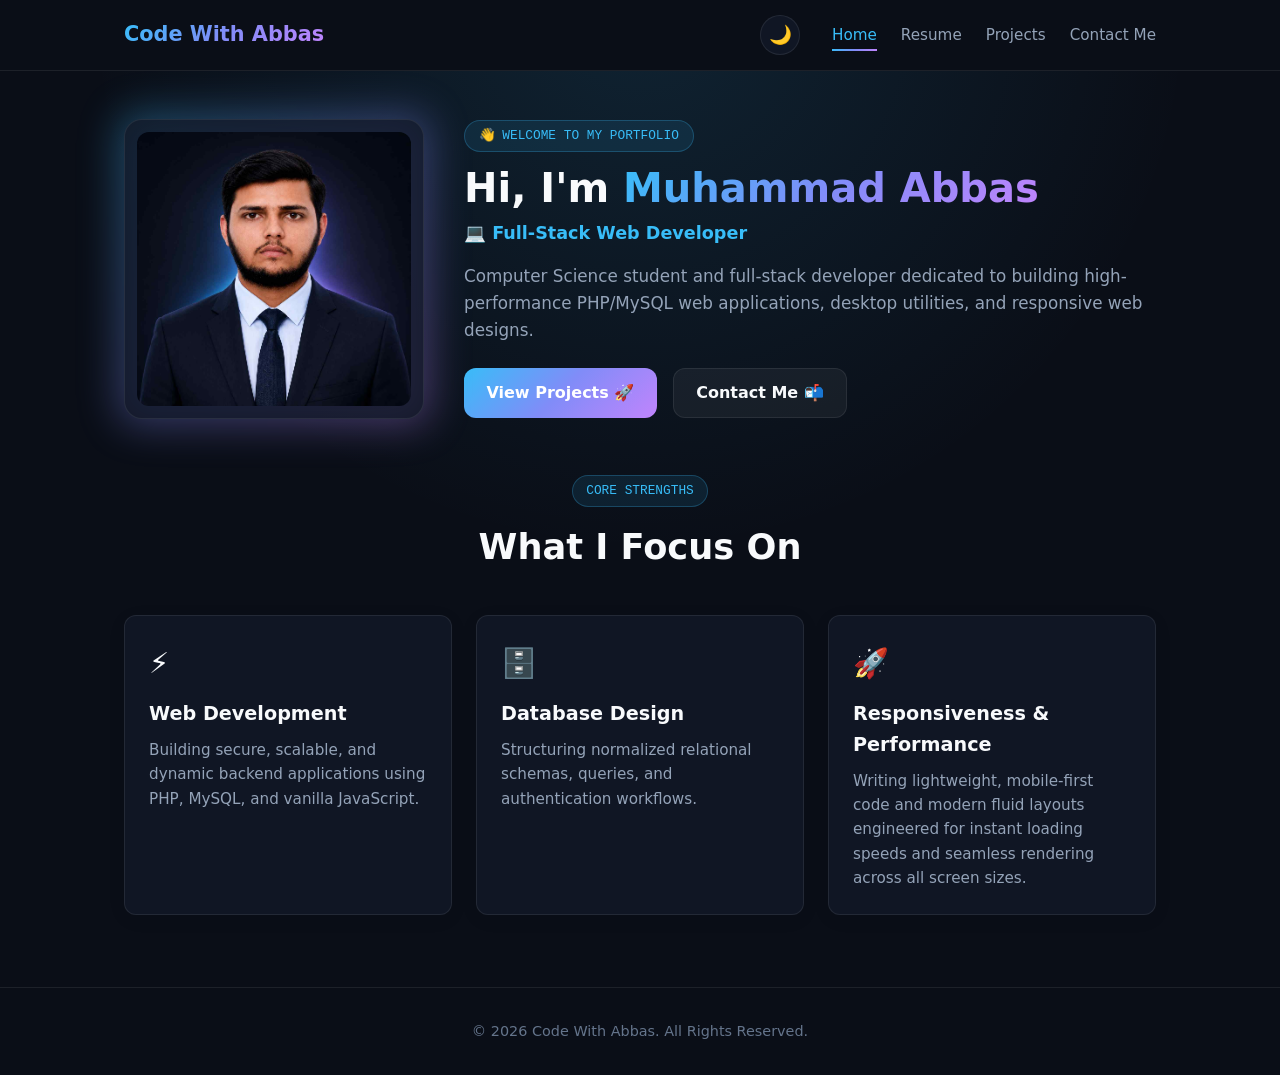
<file: index.html>
<!doctype html>
<html lang="en">
  <head>
    <meta charset="UTF-8" />
    <meta name="viewport" content="width=device-width, initial-scale=1.0" />
    <title>Muhammad Abbas Portfolio</title>
    <script>
      (function () {
        const savedTheme = localStorage.getItem("theme") || "dark";
        document.documentElement.setAttribute("data-theme", savedTheme);
      })();
    </script>
    <link rel="stylesheet" href="css/style.css" />
  </head>
  <body>
    <header class="site-header">
      <div class="site-container nav-wrapper">
        <a href="index.html" class="brand-logo">
          <span class="gradient-text">Code With Abbas</span>
        </a>
        <div class="nav-actions">
          <button
            class="nav-toggle-btn"
            id="mobileMenuToggle"
            aria-label="Toggle navigation"
          >
            ☰
          </button>
          <nav>
            <ul class="nav-list" id="primaryNav">
              <li class="theme-toggle-item">
                <button
                  class="theme-btn"
                  id="themeToggleBtn"
                  aria-label="Toggle Dark/Light mode"
                >
                  <span class="theme-icon moon-icon">🌙</span>
                  <span class="theme-icon sun-icon">☀️</span>
                </button>
              </li>
              <li>
                <a href="index.html" class="nav-link nav-active">Home</a>
              </li>
              <li><a href="resume.html" class="nav-link">Resume</a></li>
              <li><a href="portfolio.html" class="nav-link">Projects</a></li>
              <li><a href="contact.html" class="nav-link">Contact Me</a></li>
            </ul>
          </nav>
        </div>
      </div>
    </header>

    <main class="main-content">
      <div class="site-container">
        <section class="about-hero">
          <div class="profile-card">
            <div class="profile-glow"></div>
            <div class="profile-img-box">
              <img
                src="assets/Muhammad-Abbas.jpg"
                alt="Profile Picture"
                class="profile-avatar"
                onerror="
                  this.src =
                    'https://placehold.co/400x400/131a2a/38bdf8?text=Picture'
                "
              />
            </div>
          </div>

          <div class="about-info-panel">
            <span class="section-badge">👋 WELCOME TO MY PORTFOLIO</span>
            <h1>Hi, I'm <span class="gradient-text">Muhammad Abbas</span></h1>
            <p class="about-role">💻 Full-Stack Web Developer</p>
            <p class="about-bio">
              Computer Science student and full-stack developer dedicated to
              building high-performance PHP/MySQL web applications, desktop
              utilities, and responsive web designs.
            </p>
            <div class="btn-group">
              <a href="portfolio.html" class="btn-primary">View Projects 🚀</a>
              <a href="contact.html" class="btn-secondary">Contact Me 📬</a>
            </div>
          </div>
        </section>

        <section>
          <div class="section-head">
            <span class="section-badge">CORE STRENGTHS</span>
            <h2 class="section-title">What I Focus On</h2>
          </div>

          <div class="cards-grid">
            <article class="glass-card">
              <div style="font-size: 1.8rem; margin-bottom: 0.8rem">⚡</div>
              <h3 style="font-size: 1.2rem; margin-bottom: 0.5rem">
                Web Development
              </h3>
              <p style="color: var(--text-muted); font-size: 0.95rem">
                Building secure, scalable, and dynamic backend applications
                using PHP, MySQL, and vanilla JavaScript.
              </p>
            </article>

            <article class="glass-card">
              <div style="font-size: 1.8rem; margin-bottom: 0.8rem">🗄️</div>
              <h3 style="font-size: 1.2rem; margin-bottom: 0.5rem">
                Database Design
              </h3>
              <p style="color: var(--text-muted); font-size: 0.95rem">
                Structuring normalized relational schemas, queries, and
                authentication workflows.
              </p>
            </article>

            <article class="glass-card">
              <div style="font-size: 1.8rem; margin-bottom: 0.8rem">🚀</div>
              <h3 style="font-size: 1.2rem; margin-bottom: 0.5rem">
                Responsiveness & Performance
              </h3>
              <p style="color: var(--text-muted); font-size: 0.95rem">
                Writing lightweight, mobile-first code and modern fluid layouts
                engineered for instant loading speeds and seamless rendering
                across all screen sizes.
              </p>
            </article>
          </div>
        </section>
      </div>
    </main>

    <footer class="site-footer">
      <div class="site-container">
        <p>© 2026 Code With Abbas. All Rights Reserved.</p>
      </div>
    </footer>

    <script src="js/script.js"></script>
  </body>
</html>
</file>
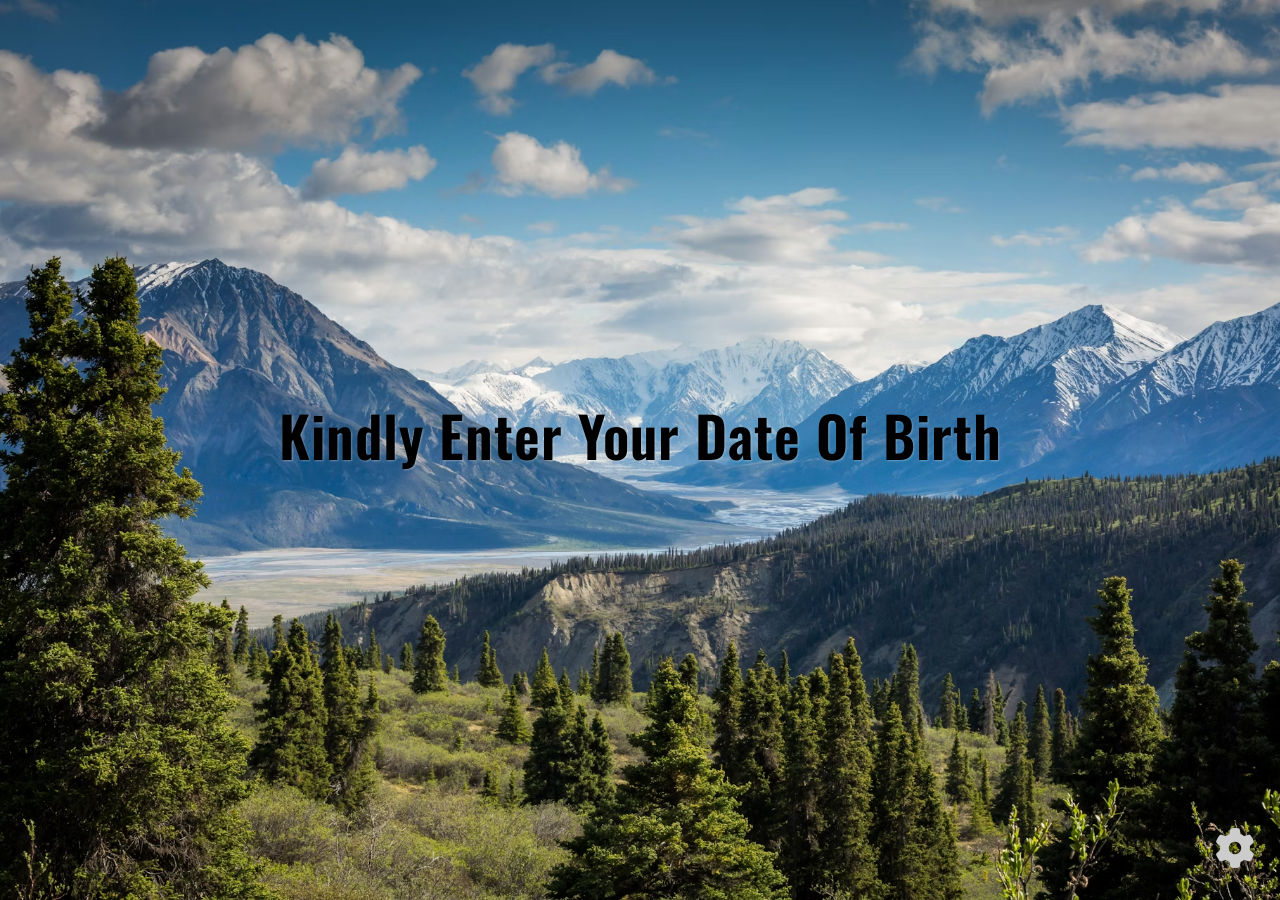
<file: Projects/Life Timer App/index.html>
<!doctype html>
<html lang="en">
  <head>
    <meta charset="UTF-8" />
    <meta name="viewport" content="width=device-width, initial-scale=1.0" />
    <title>Life Journey Tracker</title>
    <link
      rel="stylesheet"
      href="https://cdnjs.cloudflare.com/ajax/libs/font-awesome/6.4.0/css/all.min.css"
    />
    <link rel="stylesheet" href="style.css" />
  </head>
  <body>
    <div class="background">
      <div class="container">
        <div id="initial-prompt" class="screen active">
          <h1>Kindly Enter Your Date Of Birth</h1>
        </div>

        <div id="timer-display" class="screen">
          <h1>The Life Journey You Have Covered Till Now Is</h1>
          <div class="time-grid">
            <div class="time-box">
              <span id="years">0</span>
              <p>Year</p>
            </div>
            <div class="time-box">
              <span id="months">0</span>
              <p>Month</p>
            </div>
            <div class="time-box">
              <span id="days">0</span>
              <p>Day</p>
            </div>
            <div class="time-box">
              <span id="hours">0</span>
              <p>Hours</p>
            </div>
            <div class="time-box">
              <span id="minutes">0</span>
              <p>Minutes</p>
            </div>
            <div class="time-box">
              <span id="seconds">0</span>
              <p>Seconds</p>
            </div>
          </div>
        </div>
      </div>

      <div class="settings-container">
        <div id="settings-panel" class="settings-panel hidden">
          <input type="date" id="dob-input" required />
          <button id="add-dob-btn">Add DOB</button>
        </div>
        <button id="settings-toggle" class="settings-btn">
          <i class="fa-solid fa-gear"></i>
        </button>
      </div>
    </div>

    <script src="script.js"></script>
  </body>
</html>
</file>
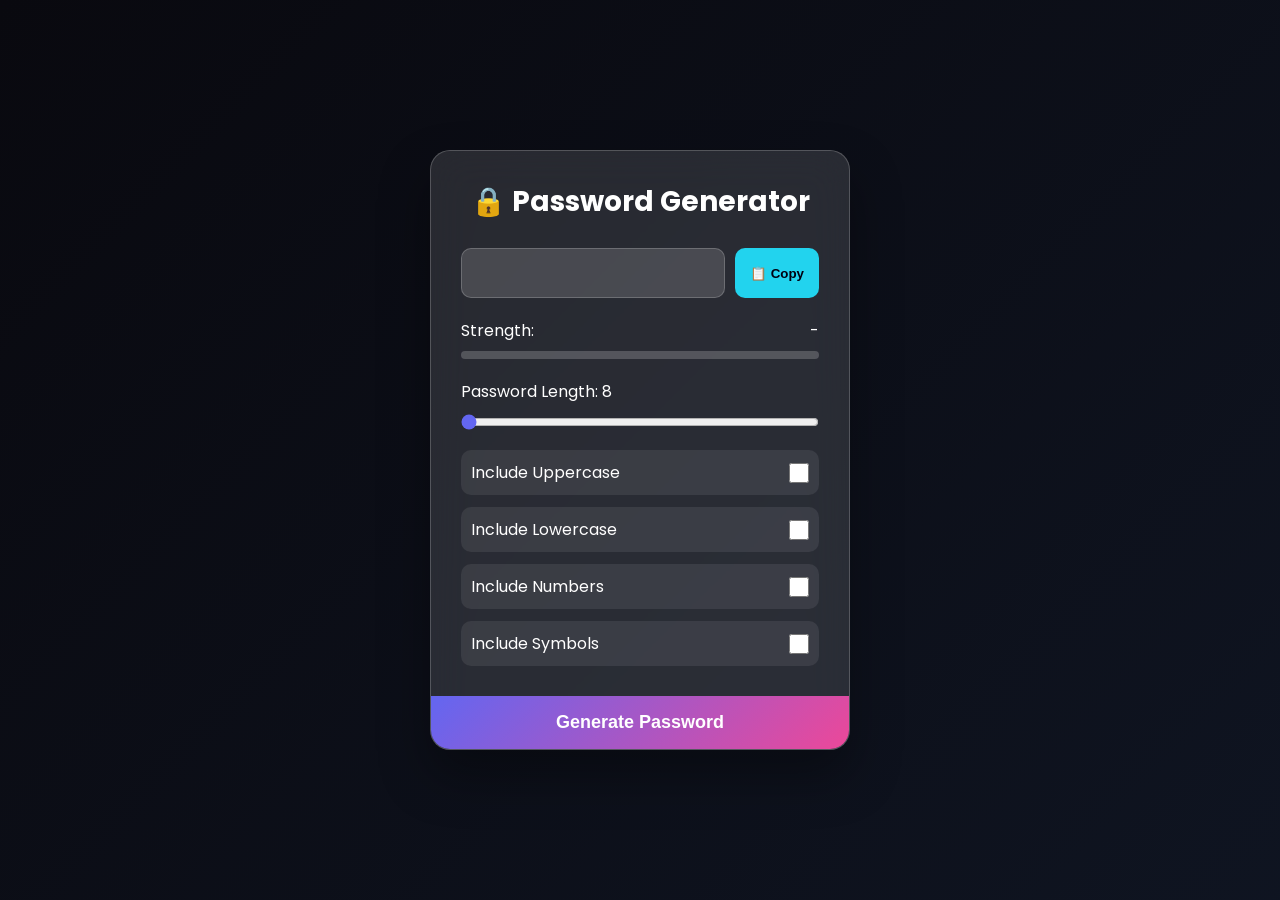
<file: Projects/Password Generator/index.html>
<!doctype html>
<html lang="en">
  <head>
    <meta charset="UTF-8" />
    <meta name="viewport" content="width=device-width, initial-scale=1.0" />

    <title>Password Generator</title>

    <link rel="stylesheet" href="style.css" />
  </head>

  <body>
    <div class="container">
      <div class="box">
        <section class="upper">
          <h1>
            <span class="lock-icon">🔒</span>
            Password Generator
          </h1>

          <div class="password-container">
            <div id="password" role="status" aria-live="polite"></div>

            <button id="copyBtn">📋 Copy</button>
          </div>

          <div class="strength-box">
            <div class="strength-label">
              Strength:
              <span id="strengthText"> - </span>
            </div>

            <div class="strength-bar">
              <div id="strengthProgress"></div>
            </div>
          </div>

          <div class="range-container">
            <label for="passRangeInput">
              Password Length:
              <span id="passRangeValue"> 8 </span>
            </label>

            <input
              type="range"
              id="passRangeInput"
              min="8"
              max="16"
              value="8"
            />
          </div>

          <div class="checkboxes">
            <div class="form-control">
              <label for="uppercase"> Include Uppercase </label>

              <input type="checkbox" id="uppercase" />
            </div>

            <div class="form-control">
              <label for="lowercase"> Include Lowercase </label>

              <input type="checkbox" id="lowercase" />
            </div>

            <div class="form-control">
              <label for="numbers"> Include Numbers </label>

              <input type="checkbox" id="numbers" />
            </div>

            <div class="form-control">
              <label for="symbols"> Include Symbols </label>

              <input type="checkbox" id="symbols" />
            </div>
          </div>
        </section>

        <button id="genBtn">Generate Password</button>
      </div>
    </div>

    <script src="script.js"></script>
  </body>
</html>
</file>
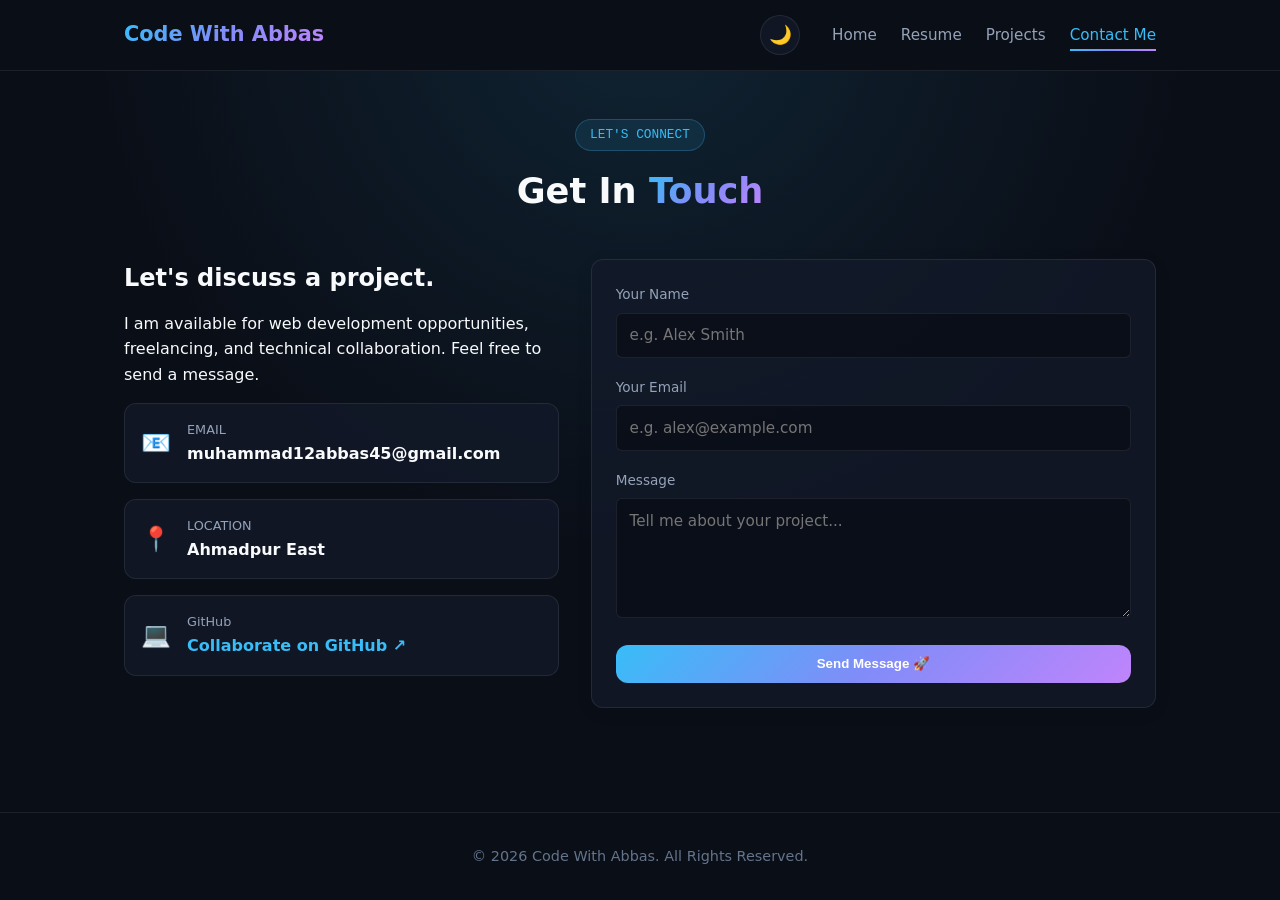
<file: contact.html>
<!doctype html>
<html lang="en">
  <head>
    <meta charset="UTF-8" />
    <meta name="viewport" content="width=device-width, initial-scale=1.0" />
    <title>Contact Me</title>
    <script>
      (function () {
        const savedTheme = localStorage.getItem("theme") || "dark";
        document.documentElement.setAttribute("data-theme", savedTheme);
      })();
    </script>
    <link rel="stylesheet" href="css/style.css" />
  </head>
  <body>
    <header class="site-header">
      <div class="site-container nav-wrapper">
        <a href="index.html" class="brand-logo">
          <span class="gradient-text">Code With Abbas</span>
        </a>
        <div class="nav-actions">
          <button
            class="nav-toggle-btn"
            id="mobileMenuToggle"
            aria-label="Toggle navigation"
          >
            ☰
          </button>
          <nav>
            <ul class="nav-list" id="primaryNav">
              <li class="theme-toggle-item">
                <button
                  class="theme-btn"
                  id="themeToggleBtn"
                  aria-label="Toggle Dark/Light mode"
                >
                  <span class="theme-icon moon-icon">🌙</span>
                  <span class="theme-icon sun-icon">☀️</span>
                </button>
              </li>
              <li><a href="index.html" class="nav-link">Home</a></li>
              <li><a href="resume.html" class="nav-link">Resume</a></li>
              <li><a href="portfolio.html" class="nav-link">Projects</a></li>
              <li>
                <a href="contact.html" class="nav-link nav-active"
                  >Contact Me</a
                >
              </li>
            </ul>
          </nav>
        </div>
      </div>
    </header>

    <main class="main-content">
      <div class="site-container">
        <div class="section-head">
          <span class="section-badge">LET'S CONNECT</span>
          <h1 class="section-title">
            Get In <span class="gradient-text">Touch</span>
          </h1>
        </div>

        <div class="contact-grid">
          <div>
            <h2 style="font-family: var(--font-heading); margin-bottom: 0.8rem">
              Let's discuss a project.
            </h2>
            <p class="card-desc">
              I am available for web development opportunities, freelancing, and
              technical collaboration. Feel free to send a message.
            </p>

            <div class="contact-info-list">
              <div class="contact-detail-card">
                <span style="font-size: 1.5rem">📧</span>
                <div>
                  <p style="font-size: 0.8rem; color: var(--text-muted)">
                    EMAIL
                  </p>
                  <p style="font-weight: 600">muhammad12abbas45@gmail.com</p>
                </div>
              </div>

              <div class="contact-detail-card">
                <span style="font-size: 1.5rem">📍</span>
                <div>
                  <p style="font-size: 0.8rem; color: var(--text-muted)">
                    LOCATION
                  </p>
                  <p style="font-weight: 600">Ahmadpur East</p>
                </div>
              </div>

              <div class="contact-detail-card">
                <span style="font-size: 1.5rem">💻</span>
                <div>
                  <p style="font-size: 0.8rem; color: var(--text-muted)">
                    GitHub
                  </p>
                  <a
                    href="https://github.com/Rana-Abbas417"
                    target="_blank"
                    style="
                      color: var(--accent-cyan);
                      text-decoration: none;
                      font-weight: 600;
                    "
                    >Collaborate on GitHub ↗</a
                  >
                </div>
              </div>
            </div>
          </div>

          <div class="glass-card">
            <form id="contactForm">
              <div class="form-group">
                <label for="userName" class="form-label">Your Name</label>
                <input
                  type="text"
                  id="userName"
                  name="name"
                  class="form-input"
                  placeholder="e.g. Alex Smith"
                  required
                />
              </div>

              <div class="form-group">
                <label for="userEmail" class="form-label">Your Email</label>
                <input
                  type="email"
                  id="userEmail"
                  name="email"
                  class="form-input"
                  placeholder="e.g. alex@example.com"
                  required
                />
              </div>

              <div class="form-group">
                <label for="userMsg" class="form-label">Message</label>
                <textarea
                  id="userMsg"
                  name="message"
                  class="form-textarea"
                  placeholder="Tell me about your project..."
                  required
                ></textarea>
              </div>

              <button
                type="submit"
                id="submitBtn"
                class="btn-primary"
                style="width: 100%; justify-content: center"
              >
                Send Message 🚀
              </button>
              <div id="formStatus" class="status-box"></div>
            </form>
          </div>
        </div>
      </div>
    </main>

    <footer class="site-footer">
      <div class="site-container">
        <p>© 2026 Code With Abbas. All Rights Reserved.</p>
      </div>
    </footer>

    <script src="js/script.js"></script>
  </body>
</html>
</file>
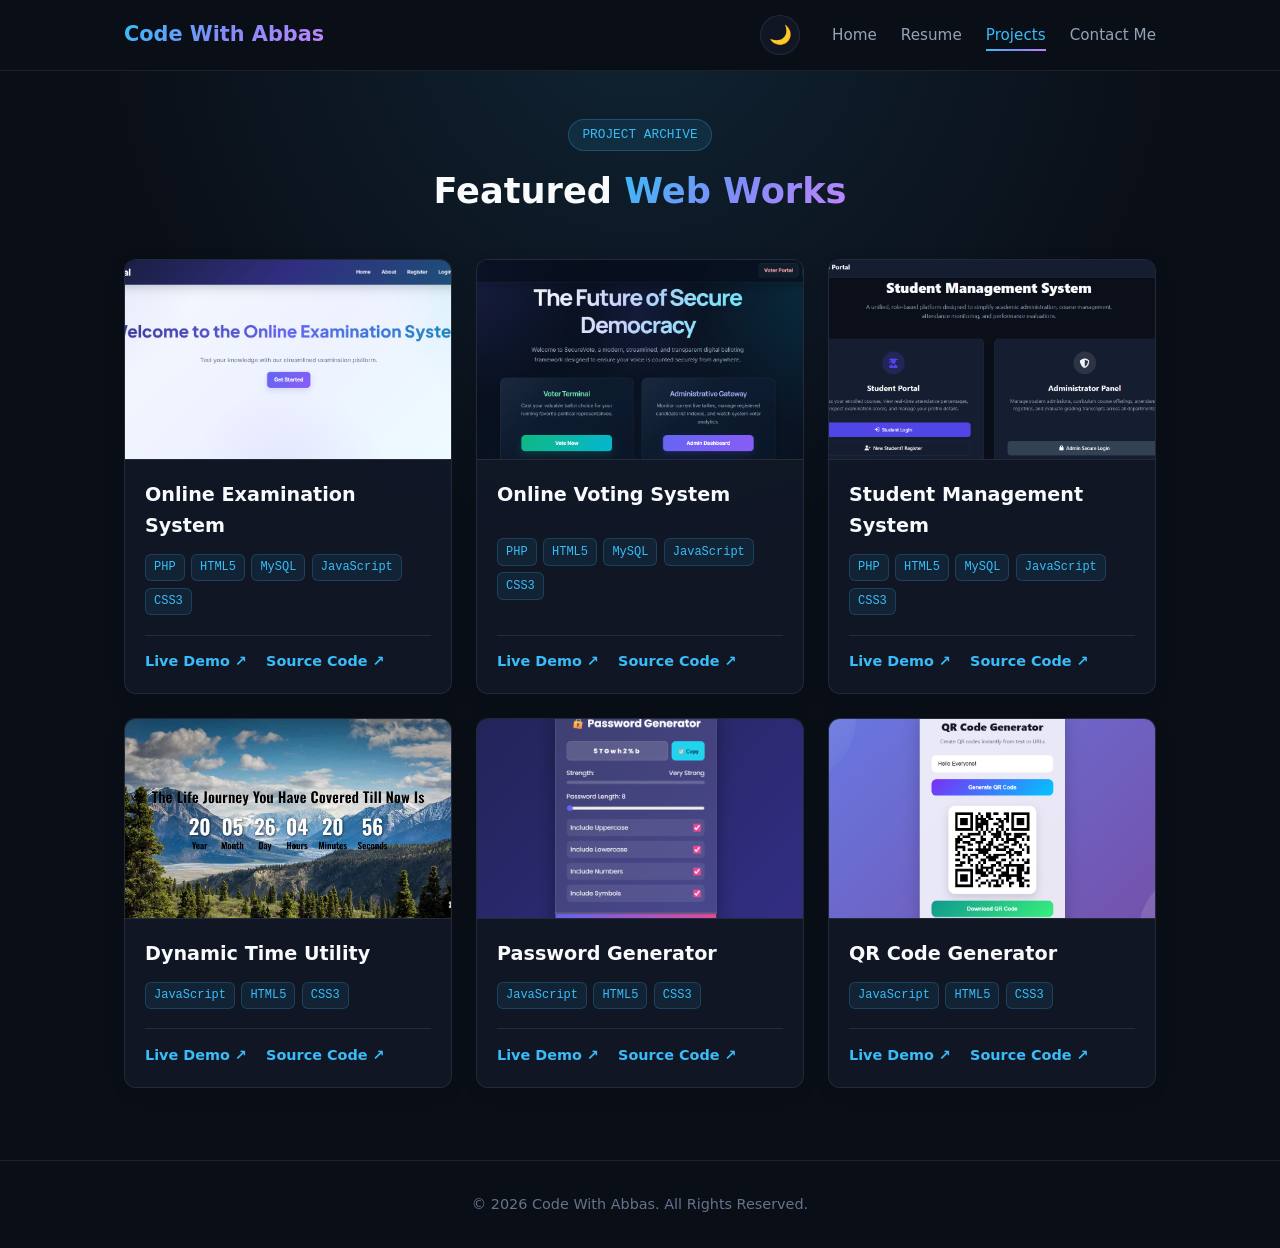
<file: portfolio.html>
<!doctype html>
<html lang="en">
  <head>
    <meta charset="UTF-8" />
    <meta name="viewport" content="width=device-width, initial-scale=1.0" />
    <title>My Projects</title>
    <script>
      (function () {
        const savedTheme = localStorage.getItem("theme") || "dark";
        document.documentElement.setAttribute("data-theme", savedTheme);
      })();
    </script>
    <link rel="stylesheet" href="css/style.css" />
  </head>
  <body>
    <header class="site-header">
      <div class="site-container nav-wrapper">
        <a href="index.html" class="brand-logo">
          <span class="gradient-text">Code With Abbas</span>
        </a>
        <div class="nav-actions">
          <button
            class="nav-toggle-btn"
            id="mobileMenuToggle"
            aria-label="Toggle navigation"
          >
            ☰
          </button>
          <nav>
            <ul class="nav-list" id="primaryNav">
              <li class="theme-toggle-item">
                <button
                  class="theme-btn"
                  id="themeToggleBtn"
                  aria-label="Toggle Dark/Light mode"
                >
                  <span class="theme-icon moon-icon">🌙</span>
                  <span class="theme-icon sun-icon">☀️</span>
                </button>
              </li>
              <li>
                <a href="index.html" class="nav-link">Home</a>
              </li>
              <li><a href="resume.html" class="nav-link">Resume</a></li>
              <li>
                <a href="portfolio.html" class="nav-link nav-active"
                  >Projects</a
                >
              </li>
              <li><a href="contact.html" class="nav-link">Contact Me</a></li>
            </ul>
          </nav>
        </div>
      </div>
    </header>

    <main class="main-content">
      <div class="site-container">
        <div class="section-head">
          <span class="section-badge">PROJECT ARCHIVE</span>
          <h1 class="section-title">
            Featured <span class="gradient-text">Web Works</span>
          </h1>
        </div>

        <div class="cards-grid">
          <article class="glass-card project-card">
            <div class="project-img-wrapper">
              <img
                src="assets/Online-Examination-System.png"
                alt="Online Examination System Screenshot"
                class="project-thumbnail"
                onerror="
                  this.src =
                    'https://placehold.co/600x350/131a2a/38bdf8?text=Online+Exam+System'
                "
              />
            </div>
            <div class="project-content">
              <h3 class="project-title">Online Examination System</h3>
              <div class="project-tech">
                <span class="tech-tag">PHP</span>
                <span class="tech-tag">HTML5</span>
                <span class="tech-tag">MySQL</span>
                <span class="tech-tag">JavaScript</span>
                <span class="tech-tag">CSS3</span>
              </div>
              <div class="project-actions">
                <a href="https://examination-system-codewithabbas.freedev.app/" target="_blank" class="link-btn">Live Demo ↗</a>
                <a href="https://github.com/Rana-Abbas417/Online-Examination-System" target="_blank" class="link-btn"
                  >Source Code ↗</a
                >
              </div>
            </div>
          </article>

          <article class="glass-card project-card">
            <div class="project-img-wrapper">
              <img
                src="assets/Online-Voting-System.png"
                alt="Online Voting System Screenshot"
                class="project-thumbnail"
                onerror="
                  this.src =
                    'https://placehold.co/600x350/131a2a/38bdf8?text=Online+Voting+System'
                "
              />
            </div>
            <div class="project-content">
              <h3 class="project-title">Online Voting System</h3>
              <div class="project-tech">
                <span class="tech-tag">PHP</span>
                <span class="tech-tag">HTML5</span>
                <span class="tech-tag">MySQL</span>
                <span class="tech-tag">JavaScript</span>
                <span class="tech-tag">CSS3</span>
              </div>
              <div class="project-actions">
                <a href="http://voting-system-codewithabbas.freedev.app/" target="_blank" class="link-btn">Live Demo ↗</a>
                <a href="https://github.com/Rana-Abbas417/Online-Voting-System" target="_blank" class="link-btn"
                  >Source Code ↗</a
                >
              </div>
            </div>
          </article>

          <article class="glass-card project-card">
            <div class="project-img-wrapper">
              <img
                src="assets/Student-Management-System.png"
                alt="Student Management System Screenshot"
                class="project-thumbnail"
                onerror="
                  this.src =
                    'https://placehold.co/600x350/131a2a/38bdf8?text=Student+Management+System'
                "
              />
            </div>
            <div class="project-content">
              <h3 class="project-title">Student Management System</h3>
              <div class="project-tech">
                <span class="tech-tag">PHP</span>
                <span class="tech-tag">HTML5</span>
                <span class="tech-tag">MySQL</span>
                <span class="tech-tag">JavaScript</span>
                <span class="tech-tag">CSS3</span>
              </div>
              <div class="project-actions">
                <a href="https://manage-students-codewithabbas.freedev.app/" target="_blank" class="link-btn">Live Demo ↗</a>
                <a href="https://github.com/Rana-Abbas417/Student-Management-System" target="_blank" class="link-btn"
                  >Source Code ↗</a
                >
              </div>
            </div>
          </article>

          <article class="glass-card project-card">
            <div class="project-img-wrapper">
              <img
                src="assets/Life-Time-Calculator.jpg"
                alt="Dynamic Time Utility Screenshot"
                class="project-thumbnail"
                onerror="
                  this.src =
                    'https://placehold.co/600x350/131a2a/38bdf8?text=Dynamic+Web+Tool'
                "
              />
            </div>
            <div class="project-content">
              <h3 class="project-title">Dynamic Time Utility</h3>
              <div class="project-tech">
                <span class="tech-tag">JavaScript</span>
                <span class="tech-tag">HTML5</span>
                <span class="tech-tag">CSS3</span>
              </div>
              <div class="project-actions">
                <a
                  href="Projects/Life Timer App/index.html"
                  target="_blank"
                  class="link-btn"
                  >Live Demo ↗</a
                >
                <a href="https://github.com/Rana-Abbas417/My-Developer-Portfolio/tree/main/Projects/Life%20Timer%20App" target="_blank" class="link-btn"
                  >Source Code ↗</a
                >
              </div>
            </div>
          </article>
          <article class="glass-card project-card">
            <div class="project-img-wrapper">
              <img
                src="assets/Password-Generator.png"
                alt="Password Generator Screenshot"
                class="project-thumbnail"
                onerror="
                  this.src =
                    'https://placehold.co/600x350/131a2a/38bdf8?text=Dynamic+Web+Tool'
                "
              />
            </div>
            <div class="project-content">
              <h3 class="project-title">Password Generator</h3>
              <div class="project-tech">
                <span class="tech-tag">JavaScript</span>
                <span class="tech-tag">HTML5</span>
                <span class="tech-tag">CSS3</span>
              </div>
              <div class="project-actions">
                <a
                  href="Projects/Password Generator/index.html"
                  target="_blank"
                  class="link-btn"
                  >Live Demo ↗</a
                >
                <a href="https://github.com/Rana-Abbas417/My-Developer-Portfolio/tree/main/Projects/Password%20Generator" target="_blank" class="link-btn"
                  >Source Code ↗</a
                >
              </div>
            </div>
          </article>
          <article class="glass-card project-card">
            <div class="project-img-wrapper">
              <img
                src="assets/QR-Code-Generator.png"
                alt="QR Code Generator Screenshot"
                class="project-thumbnail"
                onerror="
                  this.src =
                    'https://placehold.co/600x350/131a2a/38bdf8?text=QR+Code+Generator'
                "
              />
            </div>
            <div class="project-content">
              <h3 class="project-title">QR Code Generator</h3>
              <div class="project-tech">
                <span class="tech-tag">JavaScript</span>
                <span class="tech-tag">HTML5</span>
                <span class="tech-tag">CSS3</span>
              </div>
              <div class="project-actions">
                <a
                  href="Projects/QR Code Generator App/index.html"
                  target="_blank"
                  class="link-btn"
                  >Live Demo ↗</a
                >
                <a href="https://github.com/Rana-Abbas417/My-Developer-Portfolio/tree/main/Projects/QR%20Code%20Generator%20App" target="_blank" class="link-btn"
                  >Source Code ↗</a
                >
              </div>
            </div>
          </article>
        </div>
      </div>
    </main>

    <footer class="site-footer">
      <div class="site-container">
        <p>© 2026 Code With Abbas. All Rights Reserved.</p>
      </div>
    </footer>

    <script src="js/script.js"></script>
  </body>
</html>
</file>
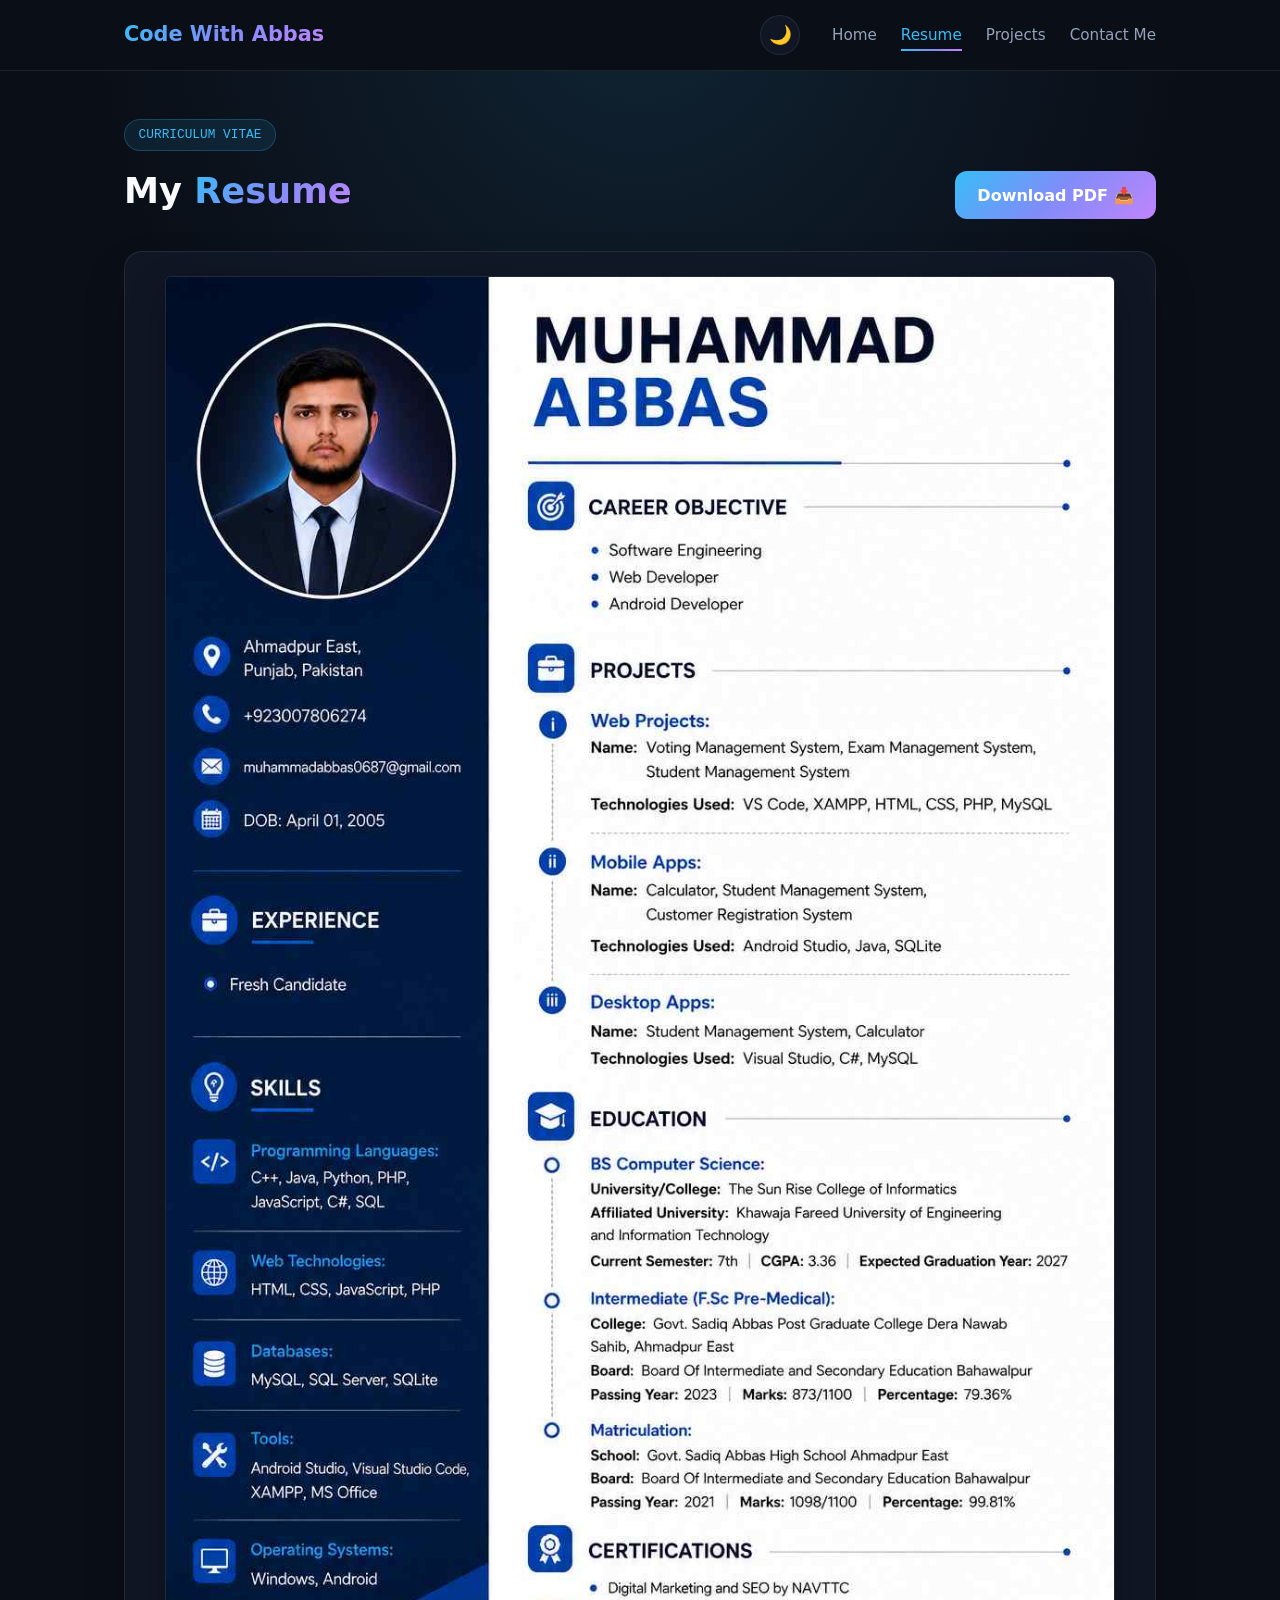
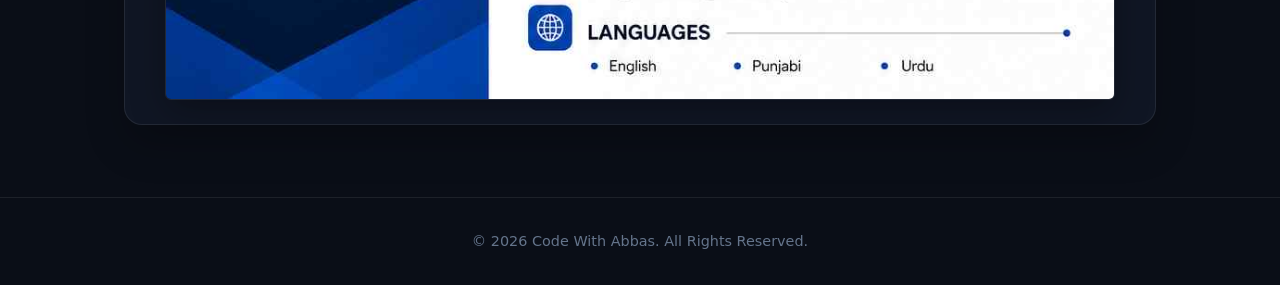
<file: resume.html>
<!doctype html>
<html lang="en">
  <head>
    <meta charset="UTF-8" />
    <meta name="viewport" content="width=device-width, initial-scale=1.0" />
    <title>Resume | Muhammad Abbas</title>
    <script>
      (function () {
        const savedTheme = localStorage.getItem("theme") || "dark";
        document.documentElement.setAttribute("data-theme", savedTheme);
      })();
    </script>
    <link rel="stylesheet" href="css/style.css" />
  </head>
  <body>
    <header class="site-header">
      <div class="site-container nav-wrapper">
        <a href="index.html" class="brand-logo">
          <span class="gradient-text">Code With Abbas</span>
        </a>
        <div class="nav-actions">
          <button
            class="nav-toggle-btn"
            id="mobileMenuToggle"
            aria-label="Toggle navigation"
          >
            ☰
          </button>
          <nav>
            <ul class="nav-list" id="primaryNav">
              <li class="theme-toggle-item">
                <button
                  class="theme-btn"
                  id="themeToggleBtn"
                  aria-label="Toggle Dark/Light mode"
                >
                  <span class="theme-icon moon-icon">🌙</span>
                  <span class="theme-icon sun-icon">☀️</span>
                </button>
              </li>
              <li><a href="index.html" class="nav-link">Home</a></li>
              <li>
                <a href="resume.html" class="nav-link nav-active">Resume</a>
              </li>
              <li><a href="portfolio.html" class="nav-link">Projects</a></li>
              <li><a href="contact.html" class="nav-link">Contact Me</a></li>
            </ul>
          </nav>
        </div>
      </div>
    </header>

    <main class="main-content">
      <div class="site-container">
        <!-- Top Bar with Heading and Download Button -->
        <div class="resume-top-bar">
          <div>
            <span class="section-badge">CURRICULUM VITAE</span>
            <h1 class="section-title">
              My <span class="gradient-text">Resume</span>
            </h1>
          </div>
          <a
            href="assets/Muhammad-Abbas.pdf"
            download="Muhammad Abbas.pdf"
            class="btn-primary"
          >
            Download PDF 📥
          </a>
        </div>

        <!-- Single Full-Sized Resume Image Card -->
        <article class="resume-sheet">
          <div class="resume-full-image-wrapper">
            <img
              src="assets/resume.jpg"
              alt="Rana Muhammad Abbas - Full Resume"
              class="resume-full-img"
              onerror="
                this.src =
                  'https://placehold.co/900x1270/131a2a/38bdf8?text=resume.jpg'
              "
            />
          </div>
        </article>
      </div>
    </main>

    <footer class="site-footer">
      <div class="site-container">
        <p>© 2026 Code With Abbas. All Rights Reserved.</p>
      </div>
    </footer>

    <script src="js/script.js"></script>
  </body>
</html>
</file>
<file: css/style.css>
/* ==========================================================================
   1. ROOT VARIABLES & THEME CONFIGURATION
   ========================================================================== */
:root {
  /* Typography */
  --font-main: system-ui, -apple-system, BlinkMacSystemFont, 'Segoe UI', Roboto, Helvetica, Arial, sans-serif;
  --font-heading: 'Segoe UI', system-ui, -apple-system, sans-serif;
  --font-code: 'Consolas', 'Courier New', monospace;

  /* Default Dark Mode Colors */
  --bg-dark: #0a0e17;
  --bg-card: rgba(19, 26, 42, 0.75);
  --bg-card-hover: rgba(26, 36, 60, 0.95);
  --border-card: rgba(255, 255, 255, 0.08);

  --accent-cyan: #38bdf8;
  --accent-indigo: #818cf8;
  --accent-purple: #c084fc;
  --text-main: #f8fafc;
  --text-muted: #94a3b8;
  --text-subtle: #64748b;

  --input-bg: rgba(10, 14, 23, 0.8);
  --gradient-accent: linear-gradient(135deg, var(--accent-cyan) 0%, var(--accent-indigo) 50%, var(--accent-purple) 100%);
  --gradient-glow: radial-gradient(circle at 50% 0%, rgba(56, 189, 248, 0.12), transparent 50%);

  /* Radii & Transitions */
  --radius-sm: 6px;
  --radius-md: 12px;
  --radius-lg: 18px;
  --radius-full: 9999px;
  --transition: all 0.3s cubic-bezier(0.4, 0, 0.2, 1);
}

/* Light Theme Variables */
[data-theme="light"] {
  --bg-dark: #f1f5f9;
  --bg-card: rgba(255, 255, 255, 0.85);
  --bg-card-hover: rgba(255, 255, 255, 1);
  --border-card: rgba(0, 0, 0, 0.08);

  --accent-cyan: #0284c7;
  --accent-indigo: #6366f1;
  --accent-purple: #9333ea;
  --text-main: #0f172a;
  --text-muted: #475569;
  --text-subtle: #94a3b8;

  --input-bg: #ffffff;
  --gradient-accent: linear-gradient(135deg, #0284c7 0%, #6366f1 50%, #9333ea 100%);
  --gradient-glow: radial-gradient(circle at 50% 0%, rgba(2, 132, 199, 0.12), transparent 60%);
}

/* ==========================================================================
   2. GLOBAL RESET & BASE STYLES
   ========================================================================== */
*,
*::before,
*::after {
  margin: 0;
  padding: 0;
  box-sizing: border-box;
}

body {
  font-family: var(--font-main);
  background-color: var(--bg-dark);
  background-image: var(--gradient-glow);
  background-attachment: fixed;
  color: var(--text-main);
  line-height: 1.6;
  min-height: 100vh;
  display: flex;
  flex-direction: column;
  transition: background-color 0.3s ease, color 0.3s ease;
}

.site-container {
  max-width: 1080px;
  margin: 0 auto;
  padding: 0 1.5rem;
  width: 100%;
}

.main-content {
  flex: 1;
  padding: 3rem 0 4.5rem;
}

/* ==========================================================================
   3. TYPOGRAPHY & REUSABLE UI ELEMENTS
   ========================================================================== */
.section-head {
  text-align: center;
  margin-bottom: 2.5rem;
}

.section-badge {
  display: inline-block;
  padding: 0.3rem 0.85rem;
  background: rgba(56, 189, 248, 0.1);
  border: 1px solid rgba(56, 189, 248, 0.25);
  color: var(--accent-cyan);
  font-family: var(--font-code);
  font-size: 0.8rem;
  border-radius: var(--radius-full);
  margin-bottom: 0.75rem;
}

.section-title {
  font-family: var(--font-heading);
  font-size: 2.2rem;
  font-weight: 700;
}

.gradient-text {
  background: var(--gradient-accent);
  background-clip: text;
  -webkit-text-fill-color: transparent;
}

.btn-group {
  display: flex;
  gap: 1rem;
  flex-wrap: wrap;
}

.btn-primary {
  display: inline-flex;
  align-items: center;
  gap: 0.5rem;
  padding: 0.7rem 1.4rem;
  background: var(--gradient-accent);
  color: #ffffff;
  font-weight: 700;
  text-decoration: none;
  border-radius: var(--radius-md);
  transition: var(--transition);
  border: none;
  cursor: pointer;
}

.btn-primary:hover {
  transform: translateY(-2px);
  box-shadow: 0 8px 16px -4px rgba(56, 189, 248, 0.4);
}

.btn-secondary {
  display: inline-flex;
  align-items: center;
  gap: 0.5rem;
  padding: 0.7rem 1.4rem;
  background: rgba(255, 255, 255, 0.05);
  border: 1px solid var(--border-card);
  color: var(--text-main);
  font-weight: 600;
  text-decoration: none;
  border-radius: var(--radius-md);
  transition: var(--transition);
}

.btn-secondary:hover {
  background: rgba(255, 255, 255, 0.1);
  transform: translateY(-2px);
}

.cards-grid {
  display: grid;
  grid-template-columns: repeat(auto-fit, minmax(300px, 1fr));
  gap: 1.5rem;
}

.glass-card {
  background: var(--bg-card);
  border: 1px solid var(--border-card);
  border-radius: var(--radius-md);
  padding: 1.5rem;
  transition: var(--transition);
  box-shadow: 0 4px 20px rgba(0, 0, 0, 0.05);
}

.glass-card:hover {
  background: var(--bg-card-hover);
  border-color: rgba(56, 189, 248, 0.35);
  transform: translateY(-3px);
}

/* ==========================================================================
   4. NAVIGATION BAR & THEME TOGGLE
   ========================================================================== */
.site-header {
  position: sticky;
  top: 0;
  z-index: 1000;
  backdrop-filter: blur(12px);
  -webkit-backdrop-filter: blur(12px);
  background-color: var(--bg-dark);
  border-bottom: 1px solid var(--border-card);
  transition: background-color 0.3s ease, border-color 0.3s ease;
}

.nav-wrapper {
  display: flex;
  justify-content: space-between;
  align-items: center;
  height: 70px;
}

.brand-logo {
  font-family: var(--font-heading);
  font-size: 1.3rem;
  font-weight: 700;
  color: var(--text-main);
  text-decoration: none;
}

.nav-actions {
  display: flex;
  align-items: center;
}

.nav-list {
  display: flex;
  align-items: center;
  gap: 1.5rem;
  list-style: none;
}

.nav-link {
  color: var(--text-muted);
  text-decoration: none;
  font-size: 0.95rem;
  font-weight: 500;
  transition: var(--transition);
  padding: 0.4rem 0;
  position: relative;
}

.nav-link:hover,
.nav-link.nav-active {
  color: var(--accent-cyan);
  transition: 0.5s ease-in-out;
}

.nav-link.nav-active::after {
  content: '';
  position: absolute;
  bottom: 0;
  left: 0;
  width: 100%;
  height: 2px;
  background: var(--gradient-accent);
}

/* Theme Toggle Button & Animation */
.theme-toggle-item {
  display: flex;
  align-items: center;
  margin-right: 0.5rem;
}

.theme-btn {
  width: 40px;
  height: 40px;
  border-radius: var(--radius-full);
  background: var(--bg-card);
  border: 1px solid var(--border-card);
  cursor: pointer;
  display: flex;
  align-items: center;
  justify-content: center;
  position: relative;
  overflow: hidden;
  transition: var(--transition);
}

.theme-btn:hover {
  border-color: var(--accent-cyan);
  transform: scale(1.08);
}

.theme-icon {
  font-size: 1.15rem;
  position: absolute;
  transition: transform 0.4s cubic-bezier(0.4, 0, 0.2, 1), opacity 0.3s ease;
}

/* Dark Mode default state */
.sun-icon {
  transform: translateY(35px) rotate(90deg);
  opacity: 0;
}

.moon-icon {
  transform: translateY(0) rotate(0deg);
  opacity: 1;
}

/* Light Mode active state */
[data-theme="light"] .sun-icon {
  transform: translateY(0) rotate(0deg);
  opacity: 1;
}

[data-theme="light"] .moon-icon {
  transform: translateY(-35px) rotate(-90deg);
  opacity: 0;
}

.nav-toggle-btn {
  display: none;
  background: none;
  border: none;
  color: var(--text-main);
  font-size: 1.5rem;
  cursor: pointer;
}

/* ==========================================================================
   5. ABOUT PAGE (INDEX)
   ========================================================================== */
.about-hero {
  display: grid;
  grid-template-columns: 300px 1fr;
  gap: 2.5rem;
  align-items: center;
  margin-bottom: 3.5rem;
}

.profile-card {
  position: relative;
}

.profile-glow {
  position: absolute;
  inset: -6px;
  background: var(--gradient-accent);
  filter: blur(20px);
  opacity: 0.35;
  border-radius: var(--radius-lg);
  z-index: 0;
}

.profile-img-box {
  position: relative;
  z-index: 1;
  background: var(--bg-card);
  border: 1px solid var(--border-card);
  border-radius: var(--radius-lg);
  padding: 0.75rem;
}

.profile-avatar {
  width: 100%;
  aspect-ratio: 1/1;
  border-radius: var(--radius-md);
  object-fit: cover;
  display: block;
}

.about-info-panel h1 {
  font-size: 2.5rem;
  line-height: 1.2;
  margin-bottom: 0.4rem;
}

.about-role {
  font-size: 1.1rem;
  color: var(--accent-cyan);
  font-weight: 600;
  margin-bottom: 1rem;
}

.about-bio {
  color: var(--text-muted);
  font-size: 1.05rem;
  margin-bottom: 1.5rem;
}

/* ==========================================================================
   6. RESUME PAGE
   ========================================================================== */
.resume-top-bar {
  display: flex;
  justify-content: space-between;
  align-items: flex-end;
  margin-bottom: 2rem;
  flex-wrap: wrap;
  gap: 1.2rem;
}

.resume-sheet {
  background: var(--bg-card);
  border: 1px solid var(--border-card);
  border-radius: var(--radius-lg);
  padding: 1.5rem;
  box-shadow: 0 20px 40px rgba(0, 0, 0, 0.2);
}

.resume-full-image-wrapper {
  width: 100%;
  display: flex;
  justify-content: center;
}

.resume-full-img {
  width: 100%;
  max-width: 950px;
  height: auto;
  border-radius: var(--radius-sm);
  border: 1px solid var(--border-card);
  box-shadow: 0 12px 35px rgba(0, 0, 0, 0.3);
  display: block;
}

/* ==========================================================================
   7. PORTFOLIO PAGE
   ========================================================================== */
.filter-tabs {
  display: flex;
  justify-content: center;
  gap: 0.75rem;
  margin-bottom: 2.5rem;
  flex-wrap: wrap;
}

.filter-btn {
  background: rgba(255, 255, 255, 0.05);
  border: 1px solid var(--border-card);
  color: var(--text-muted);
  padding: 0.5rem 1.2rem;
  border-radius: var(--radius-full);
  font-size: 0.9rem;
  cursor: pointer;
  transition: var(--transition);
}

.filter-btn:hover,
.filter-btn.active-filter {
  background: var(--accent-cyan);
  color: #ffffff;
  border-color: var(--accent-cyan);
  font-weight: 600;
}

.project-card {
  display: flex;
  flex-direction: column;
  overflow: hidden;
  padding: 0;
}

.project-img-wrapper {
  width: 100%;
  height: 200px;
  overflow: hidden;
  position: relative;
  background-color: var(--bg-card);
  border-bottom: 1px solid var(--border-card);
}

.project-thumbnail {
  width: 100%;
  height: 100%;
  object-fit: cover;
  transition: transform 0.4s ease;
}

.project-card:hover .project-thumbnail {
  transform: scale(1.1);
}

.project-content {
  padding: 1.25rem;
  display: flex;
  flex-direction: column;
  flex-grow: 1;
  justify-content: space-between;
}

.project-title {
  font-size: 1.2rem;
  font-weight: 700;
  margin-bottom: 0.75rem;
}

.project-tech {
  display: flex;
  flex-wrap: wrap;
  gap: 0.4rem;
  margin-bottom: 1.2rem;
}

.tech-tag {
  background: rgba(56, 189, 248, 0.08);
  border: 1px solid rgba(56, 189, 248, 0.2);
  color: var(--accent-cyan);
  font-family: var(--font-code);
  font-size: 0.75rem;
  padding: 0.2rem 0.5rem;
  border-radius: var(--radius-sm);
}

.project-actions {
  display: flex;
  gap: 1.2rem;
  padding-top: 0.9rem;
  border-top: 1px solid var(--border-card);
}

.link-btn {
  text-decoration: none;
  font-size: 0.9rem;
  font-weight: 600;
  color: var(--accent-cyan);
  transition: var(--transition);
}

.link-btn:hover {
  color: var(--accent-purple);
}

/* ==========================================================================
   8. CONTACT PAGE
   ========================================================================== */
.contact-grid {
  display: grid;
  grid-template-columns: 1fr 1.3fr;
  gap: 2rem;
}

.contact-detail-card {
  display: flex;
  align-items: center;
  gap: 1rem;
  padding: 1rem;
  background: var(--bg-card);
  border: 1px solid var(--border-card);
  border-radius: var(--radius-md);
  margin-top: 1rem;
}

.form-group {
  margin-bottom: 1.2rem;
}

.form-label {
  display: block;
  font-size: 0.85rem;
  margin-bottom: 0.4rem;
  color: var(--text-muted);
}

.form-input,
.form-textarea {
  width: 100%;
  padding: 0.8rem;
  background: var(--input-bg);
  border: 1px solid var(--border-card);
  border-radius: var(--radius-sm);
  color: var(--text-main);
  font-family: var(--font-main);
  font-size: 0.95rem;
  transition: var(--transition);
}

.form-input:focus,
.form-textarea:focus {
  outline: none;
  border-color: var(--accent-cyan);
  box-shadow: 0 0 0 3px rgba(56, 189, 248, 0.15);
}

.form-textarea {
  min-height: 120px;
  resize: vertical;
}

.status-box {
  display: none;
  padding: 0.8rem;
  border-radius: var(--radius-sm);
  margin-top: 1rem;
  font-size: 0.9rem;
}

.status-box.success {
  display: block;
  background: rgba(34, 197, 94, 0.15);
  border: 1px solid rgba(34, 197, 94, 0.3);
  color: #4ade80;
}

.status-box.error {
  display: block;
  background: rgba(239, 68, 68, 0.15);
  border: 1px solid rgba(239, 68, 68, 0.3);
  color: #f87171;
}

/* ==========================================================================
   9. FOOTER
   ========================================================================== */
.site-footer {
  border-top: 1px solid var(--border-card);
  padding: 2rem 0;
  text-align: center;
  color: var(--text-subtle);
  font-size: 0.9rem;
  margin-top: auto;
}

/* ==========================================================================
   10. MEDIA QUERIES (RESPONSIVENESS)
   ========================================================================== */
@media (max-width: 860px) {

  .about-hero,
  .contact-grid {
    grid-template-columns: 1fr;
  }

  .profile-card {
    max-width: 260px;
    margin: 0 auto;
  }
}

@media (max-width: 640px) {
  .nav-list {
    position: fixed;
    top: 70px;
    left: -100%;
    width: 100%;
    height: calc(100vh - 70px);
    background: var(--bg-dark);
    flex-direction: column;
    padding: 2rem;
    transition: 0.25s ease;
  }

  .nav-list.active {
    left: 0;
  }

  .nav-toggle-btn {
    display: block;
  }

  .theme-toggle-item {
    margin-right: 0;
    margin-bottom: 1rem;
  }

  .resume-top-bar {
    flex-direction: column;
    align-items: flex-start;
  }

  .resume-sheet {
    padding: 1rem;
  }
}

/* ==========================================================================
   PAGE TRANSITION ANIMATION
   ========================================================================== */
.main-content {
  flex: 1;
  padding: 3rem 0 4.5rem;
  animation: smoothContentFadeIn 0.35s cubic-bezier(0.2, 0.8, 0.2, 1) forwards;
  will-change: transform, opacity;
}

@keyframes smoothContentFadeIn {
  from {
    opacity: 0;
    transform: translateY(8px);
  }

  to {
    opacity: 1;
    transform: translateY(0);
  }
}
</file>
<file: Projects/Life Timer App/style.css>
@import url("https://fonts.googleapis.com/css2?family=Oswald:wght@200;300;400;500;600;700&display=swap");

* {
  margin: 0;
  padding: 0;
  box-sizing: border-box;
  font-family: "Oswald", sans-serif;
}

.background {
  background-image: url(images/nature.jpg);
  height: 100vh;
  width: 100%;
  background-size: cover;
  background-repeat: no-repeat;
}

.container {
  display: grid;
  place-items: center;
  height: 100vh;
}

/* Screen Visibility Logic */
.screen {
  display: none;
}

.screen.active {
  display: block;
}

h1 {
  font-size: 3.5rem;
  font-weight: 600;
  letter-spacing: 1px;
  margin-bottom: 2rem;
  text-shadow: 1px 1px 2px rgba(255, 255, 255, 0.3);
}

/* Live Timer Grid layout */
.time-grid {
  display: flex;
  justify-content: center;
  gap: 2.5rem;
  flex-wrap: wrap;
}

.time-box {
  display: flex;
  flex-direction: column;
  align-items: center;
}

.time-box span {
  font-size: 5rem;
  font-weight: 600;
  color: #ffffff;
  text-shadow: 2px 2px 8px rgba(0, 0, 0, 0.8);
  line-height: 1;
}

.time-box p {
  font-size: 2.2rem;
  font-weight: 600;
  margin-top: 0.5rem;
}

/* Settings UI in Bottom-Right Corner */
.settings-container {
  position: fixed;
  bottom: 25px;
  right: 25px;
  display: flex;
  flex-direction: column;
  align-items: flex-end;
  gap: 12px;
  z-index: 100;
}

.settings-btn {
  background: transparent;
  border: none;
  color: #ccc;
  font-size: 2.5rem;
  cursor: pointer;
  transition: transform 0.3s ease;
  filter: drop-shadow(0px 2px 4px rgba(0, 0, 0, 0.5));
}

.settings-btn:hover {
  transform: rotate(45deg);
}

/* Overlay Panel for Input */
.settings-panel {
  background: rgba(255, 255, 255, 0.15);
  backdrop-filter: blur(10px);
  border: 1px solid rgba(255, 255, 255, 0.3);
  padding: 15px;
  border-radius: 8px;
  display: flex;
  gap: 10px;
  box-shadow: 0 4px 15px rgba(0, 0, 0, 0.3);
  transition:
    opacity 0.3s ease,
    transform 0.3s ease;
}

.settings-panel.hidden {
  opacity: 0;
  transform: translateY(10px);
  pointer-events: none;
  visibility: hidden;
}

/* Form Elements styling */
#dob-input {
  padding: 8px 12px;
  border: none;
  border-radius: 4px;
  font-family: Arial, sans-serif;
  font-size: 1rem;
  outline: none;
}

#add-dob-btn {
  padding: 8px 16px;
  background-color: rgb(14, 224, 84);
  color: #fff;
  border: none;
  border-radius: 4px;
  font-family: Arial, sans-serif;
  font-size: 1rem;
  font-weight: bold;
  cursor: pointer;
  transition: background 0.2s;
}

#add-dob-btn:hover {
  background-color: #0b9c36;
}

/* Responsive Scaling for smaller screens */
@media (max-width: 768px) {
  h1 {
    font-size: 2.2rem;
  }

  .time-box span {
    font-size: 3rem;
  }

  .time-box p {
    font-size: 1.4rem;
  }

  .time-grid {
  display: grid;
  grid-template-columns: repeat(3, 1fr);
}
}

@media (max-width: 480px) {
  .time-grid {
    grid-template-columns: repeat(2, 1fr);
  }
}
</file>
<file: Projects/Password Generator/style.css>
@import url("https://fonts.googleapis.com/css2?family=Poppins:wght@400;500;600;700&display=swap");


:root {

    --primary: #6366f1;
    --secondary: #ec4899;
    --accent: #22d3ee;

    --background-dark: #09090f;

    --card-bg: rgba(255, 255, 255, 0.12);

    --text: #ffffff;

    --success: #22c55e;
    --warning: #facc15;
    --danger: #ef4444;

}



* {

    margin: 0;
    padding: 0;
    box-sizing: border-box;

}



html {

    font-size: 62.5%;
    font-family: "Poppins", sans-serif;

}



body {

    min-height: 100vh;

    font-size: 1.6rem;

    color: var(--text);

    background:

        linear-gradient(135deg,
            #09090f,
            #111827,
            #312e81,
            #831843);

    background-size: 400% 400%;

    animation: gradientMove 15s ease infinite;

}



/* Animated Background */

@keyframes gradientMove {


    0% {

        background-position: 0% 50%;

    }


    50% {

        background-position: 100% 50%;

    }


    100% {

        background-position: 0% 50%;

    }

}





.container {


    min-height: 100vh;

    display: grid;

    place-items: center;

    padding: 2rem;

}





.box {


    width: 100%;

    max-width: 42rem;


    background: var(--card-bg);


    backdrop-filter: blur(20px);


    border:

        1px solid rgba(255, 255, 255, 0.2);



    border-radius: 2rem;


    overflow: hidden;


    box-shadow:

        0 25px 50px rgba(0, 0, 0, 0.35);


    animation: cardAppear 0.8s ease;


}





@keyframes cardAppear {


    from {

        opacity: 0;

        transform:

            translateY(40px) scale(.95);

    }


    to {

        opacity: 1;

        transform:

            translateY(0) scale(1);

    }

}





.upper {


    padding: 3rem;


}





h1 {


    text-align: center;


    font-size: 2.8rem;


    margin-bottom: 2.5rem;


    font-weight: 700;


}





.lock-icon {


    display: inline-block;


    animation:

        lockAnimation 2s infinite;


}



@keyframes lockAnimation {


    0%,
    100% {

        transform: rotate(0);

    }


    50% {

        transform: rotate(10deg);

    }

}





.password-container {


    display: flex;

    gap: 1rem;

    margin-bottom: 2rem;


}





#password {


    flex: 1;


    min-height: 5rem;


    background:

        rgba(255, 255, 255, .15);


    border-radius: 1rem;


    display: flex;


    align-items: center;


    justify-content: center;


    padding: 1rem;


    color: white;


    font-weight: 700;


    letter-spacing: .4rem;


    word-break: break-all;


    cursor: pointer;


    border:

        1px solid rgba(255, 255, 255, .2);


}





#copyBtn {


    border: none;


    border-radius: 1rem;


    padding: 0 1.5rem;


    cursor: pointer;


    background:

        var(--accent);


    color: #001;


    font-weight: 600;


    transition: .3s;


}



#copyBtn:hover {


    transform: translateY(-3px);


    filter: brightness(1.1);


}





.strength-box {


    margin-bottom: 2rem;


}





.strength-label {


    display: flex;

    justify-content: space-between;


    margin-bottom: .8rem;


}





.strength-bar {


    height: .8rem;


    background:

        rgba(255, 255, 255, .2);


    border-radius: 2rem;


    overflow: hidden;


}





#strengthProgress {


    height: 100%;


    width: 0%;


    transition: .4s;


}





.range-container {


    display: flex;


    flex-direction: column;


    gap: 1rem;


    margin-bottom: 2rem;


}





input[type="range"] {


    width: 100%;


    cursor: pointer;


    accent-color: var(--primary);


}





.checkboxes {


    display: flex;


    flex-direction: column;


    gap: 1.2rem;


}





.form-control {


    display: flex;


    justify-content: space-between;


    align-items: center;


    padding:

        1rem;


    background:

        rgba(255, 255, 255, .08);


    border-radius: 1rem;


    transition: .3s;


}





.form-control:hover {


    background:

        rgba(255, 255, 255, .15);


}





input[type="checkbox"] {


    width: 2rem;

    height: 2rem;

    cursor: pointer;

    accent-color: var(--secondary);


}





#genBtn {


    width: 100%;


    border: none;


    padding: 1.6rem;


    font-size: 1.8rem;


    font-weight: 700;


    cursor: pointer;


    color: white;


    background:


        linear-gradient(135deg,

            var(--primary),

            var(--secondary));


    transition: .3s;


}





#genBtn:hover {


    letter-spacing: .1rem;


    filter:

        brightness(1.15);


}





#genBtn:active {


    transform: scale(.97);


}







@media(max-width:450px) {


    .upper {

        padding: 2rem;

    }



    h1 {

        font-size: 2.2rem;

    }



    #password {

        letter-spacing: .2rem;

        font-size: 1.4rem;

    }


}
</file>
